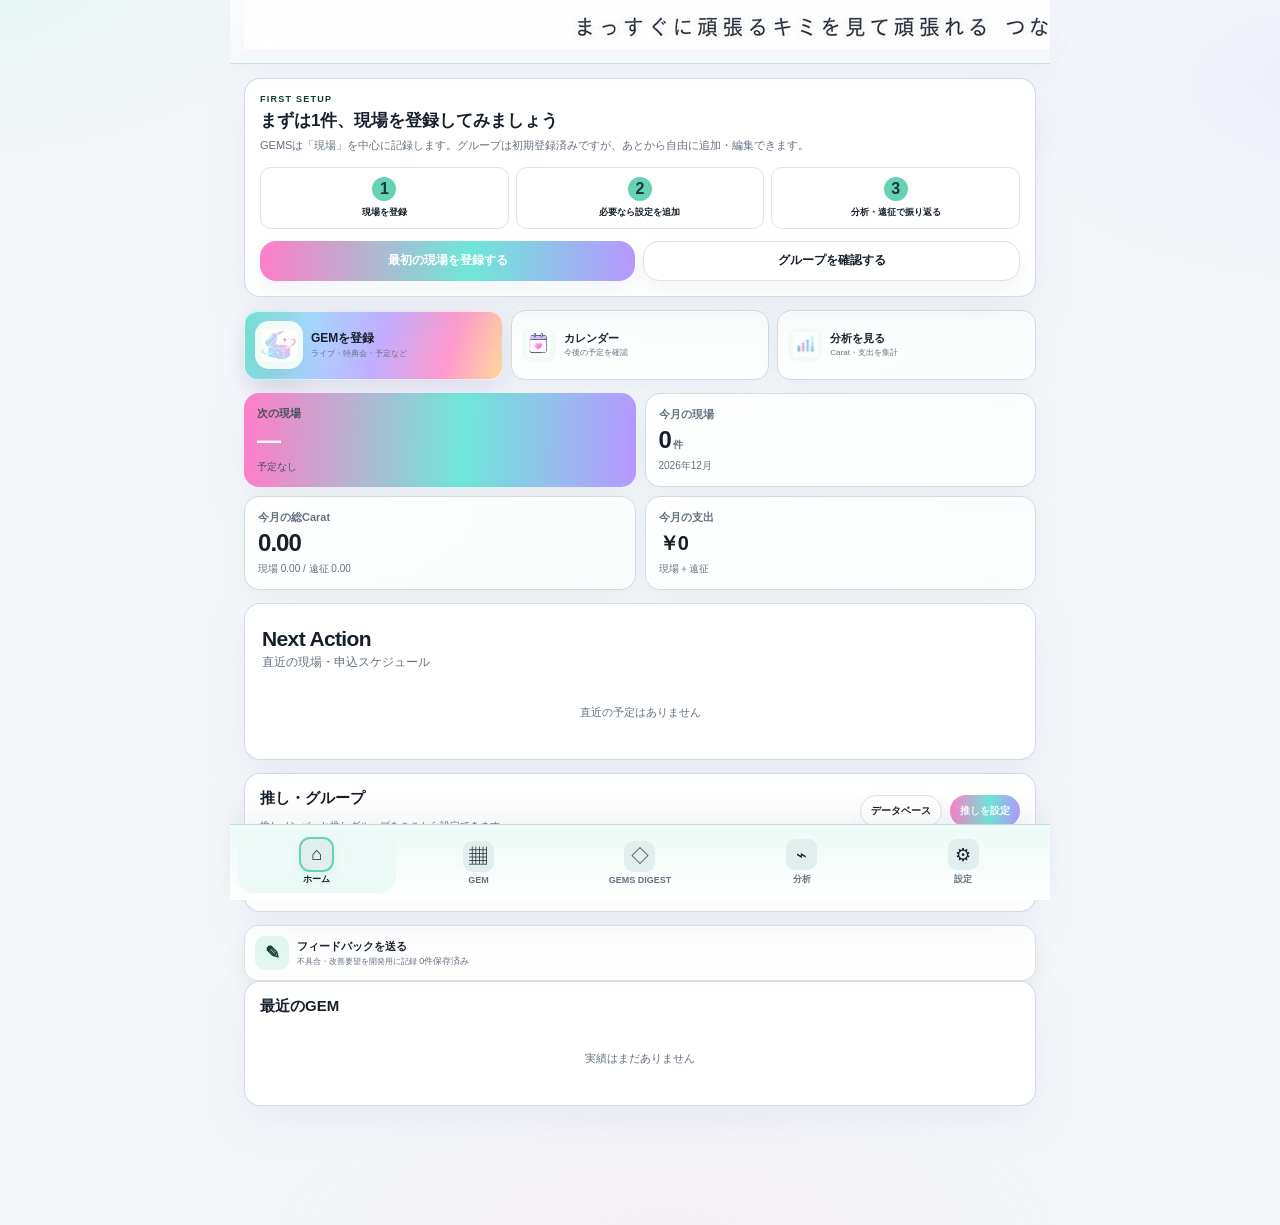
<file: index.html>
<!doctype html>
<html lang="ja">
<head>
<meta charset="utf-8">
<meta name="viewport" content="width=device-width,initial-scale=1,viewport-fit=cover">
<meta name="apple-mobile-web-app-capable" content="yes">
<meta name="format-detection" content="telephone=no">
<meta name="theme-color" content="#67D1B5">
<title>GEMS - General Event Management System</title>
<link rel="stylesheet" href="style.css">
</head>
<body>

<div class="app">
<header class="topbar v81-topbar"><div class="top-left"><button class="top-back hidden" id="gemsBackBtn" aria-label="一画面戻る">‹</button><img class="gems-header-logo" src="[data-uri]" alt="GEMS"></div><div class="top-actions"><button class="circle-btn help-btn" id="helpBtn" aria-label="使い方">?</button></div></header>
<main class="main">
<section class="view active" data-view="home" id="homeView">
  <div class="hero" id="homeHero"><div class="hero-track" id="heroTrack"></div><div class="hero-dots" id="heroDots"></div></div>
  <div class="panel getting-started hidden" id="gettingStartedPanel">
    <div class="guide-kicker">FIRST SETUP</div><h3>まずは1件、現場を登録してみましょう</h3>
    <p>GEMSは「現場」を中心に記録します。グループは初期登録済みですが、あとから自由に追加・編集できます。</p>
    <div class="mini-steps"><div><b>1</b><span>現場を登録</span></div><div><b>2</b><span>必要なら設定を追加</span></div><div><b>3</b><span>分析・遠征で振り返る</span></div></div>
    <div class="guide-actions"><button class="btn primary" id="homeStartEventBtn">最初の現場を登録する</button><button class="btn" id="homeOpenGroupBtn">グループを確認する</button></div>
  </div>
  <div class="home-shortcuts">
    <button class="shortcut-card" id="homeAddEventBtn"><span class="shortcut-icon">＋</span><span><b>現場を登録</b><small>ライブ・特典会・予定など</small></span></button>
    <button class="shortcut-card" id="homeCalendarBtn"><span class="shortcut-icon">▦</span><span><b>カレンダー</b><small>今後の予定を確認</small></span></button>
    <button class="shortcut-card" id="homeAnalysisBtn"><span class="shortcut-icon">⌁</span><span><b>分析を見る</b><small>Carat・支出を集計</small></span></button>
  </div>
  <div class="kpi-grid" id="homeKpis"></div>
  <div class="panel" id="nextPanel"><div class="section-title"><div><h2>Next Action</h2><p>直近の現場・申込スケジュール</p></div></div><div class="action-list" id="nextActions"></div></div>
  <div class="panel" id="importantPanel"><h3>重要GEM</h3><div class="important-strip" id="importantStrip"></div></div>
  <div class="panel"><h3>最近のGEM</h3><div class="event-list" id="recentEvents"></div></div>
</section>
<section class="view" data-view="events" id="eventsView">
  <div class="section-title"><div><h2>GEM</h2><p>GEM（イベント情報）としてライブ・特典会・配信・申込予定を管理</p></div></div>
  <div class="screen-guide compact-guide">
    <div><b>GEM（イベント情報）をまとめて管理</b><p>予定も思い出も、ここからすっきり登録できます。</p></div>
    <button class="btn primary" id="addEventBtn">＋ 新しい現場・予定を登録</button>
  </div>
  <div class="event-subnav"><button class="mode-btn active-mode" data-event-sub="list">GEM一覧</button><button class="mode-btn" data-event-sub="calendar">カレンダー</button><button class="mode-btn" data-event-sub="schedule">スケジュール</button><button class="mode-btn" data-event-sub="travel">遠征</button></div>
  <details class="panel compact filter-details" id="eventFilterDetails"><summary>検索・絞り込み</summary><div class="filter-panel" id="eventFilters">
    <div class="search"><input id="eventSearch" placeholder="現場名・会場・タグ・メンバーを検索"></div>
    <div class="filter-row"><select id="filterGroup"></select><select id="filterType"></select></div>
    <div class="filter-row"><select id="filterStatus"></select><select id="filterTag"></select></div>
    <label class="switch-row"><div class="text"><b>重要現場のみ</b></div><span class="switch"><input type="checkbox" id="filterImportant"><i></i></span></label>
  </div></details>
  <div id="eventListMode"><div class="event-list" id="eventList"></div></div>
  <div id="calendarMode" class="hidden"><div class="panel v91-calendar-panel"><div class="calendar-head v91-calendar-head"><button class="btn small" id="calPrev">‹</button><div class="v91-cal-title"><strong id="calTitle"></strong><small id="calMonthSummary"></small></div><button class="btn small" id="calNext">›</button></div><div class="v91-cal-tools"><button class="btn small" id="calToday">今日</button><select id="calGroupFilter" aria-label="グループで絞り込み"></select></div><div class="calendar-grid v91-calendar-grid" id="calendarGrid"></div><div class="v91-agenda-head" id="calAgendaHead"></div><div id="calendarDayList" class="event-list v91-calendar-agenda"></div></div></div>
</section>
<section class="view" data-view="digest" id="digestView">
  <div class="section-title"><div><h2>GEMS DIGEST</h2><p>記録した現場を、眺めて楽しむためのページ</p></div></div>
  <div class="panel digest-lead"><div class="digest-kicker">TODAY'S GEMS</div><div class="digest-title">今日のピックアップ</div><div class="hint">過去の現場・写真・推しとの記録から、毎日違う思い出を表示します。入力は必要ありません。</div><div class="digest-actions"><button class="btn primary" id="digestAnotherBtn">別の思い出を見る</button><button class="btn" id="digestRefreshBtn">今日の内容に戻す</button></div></div>
  <div id="digestMain"></div>
  <div class="digest-card"><div class="digest-card-head"><div><h3>ON THIS DAY</h3><small>○年前／○か月前の今日</small></div></div><div class="digest-body" id="digestOnThisDay"></div></div>
  <div class="digest-card"><div class="digest-card-head"><div><h3>RANDOM MEMORY</h3><small>過去の現場をランダム回顧</small></div><button class="btn small" id="randomMemoryBtn">もう1件</button></div><div class="digest-body" id="digestRandomMemory"></div></div>
  <div class="digest-card"><div class="digest-card-head"><div><h3>TODAY'S PHOTO</h3><small>今日の1枚</small></div><button class="btn small" id="randomPhotoBtn">別の1枚</button></div><div id="digestPhoto"></div></div>
  <div class="digest-card"><div class="digest-card-head"><div><h3>LONG TIME NO SEE</h3><small>最近会えていない「推し」</small></div></div><div class="digest-body" id="digestLongTime"></div></div>
  <div class="digest-card"><div class="digest-card-head"><div><h3>RANKING</h3><small>今年の記録から速報</small></div><select id="digestRankingKind" style="width:auto;min-height:32px;padding:6px 8px;font-size:10px"><option value="groups">グループ現場数</option><option value="cheki">チェキ枚数</option><option value="venues">会場訪問回数</option></select></div><div class="digest-body" id="digestRanking"></div></div>
  <div class="digest-card"><div class="digest-card-head"><div><h3>ANNIVERSARY</h3><small>記録から見つけた節目</small></div></div><div class="digest-body" id="digestAnniversary"></div></div>
</section>
<section class="view travel-as-subview" data-view="travel" id="travelView">
  <div class="subview-return"><button class="btn small" id="backToEventsBtn">← 現場メニューへ戻る</button></div>
  <div class="section-title"><div><h2>遠征</h2><p>旅行1回を1つの遠征としてまとめます</p></div></div>
  <div class="panel travel-guide">
    <div class="guide-kicker">HOW TO USE</div><h3>遠征は「現場を登録したあと」に作ります</h3>
    <div class="guide-step-grid"><div class="guide-step"><b>1</b><span><strong>現場を登録</strong><small>ライブ等を現場タブに登録</small></span></div><div class="guide-arrow">→</div><div class="guide-step"><b>2</b><span><strong>遠征を作成</strong><small>期間・行先を入力（宿泊数は日付から自動計算）</small></span></div><div class="guide-arrow">→</div><div class="guide-step"><b>3</b><span><strong>現場を紐付け</strong><small>同じ旅行の現場をまとめる</small></span></div></div>
    <ol class="sr-only">
      <li><b>先に「現場」タブで参加するイベントを登録</b>します。</li>
      <li>この「遠征」タブで、出発から帰宅までの一連の行程を1件作成します。</li>
      <li>作成した遠征に、登録済みの現場を紐付けます。</li>
    </ol>
    <div class="hint">同じ旅行中に複数の現場へ参加しても、距離・宿泊の遠征Caratは遠征1件について一度だけ算定され、紐付けた各現場へGEM Caratの割合で自動按分されます。</div>
    <div class="travel-example"><b>例</b>　東京→大阪（2泊）／1日目 CANDY TUNE・2日目 FRUITS ZIPPER・3日目 CANDY TUNE → 「大阪遠征」1件として登録</div>
    <div class="guide-actions"><button class="btn" id="travelGuideEventBtn">① 現場を登録する</button><button class="btn primary" id="addTravelBtn">② 新しい遠征を作る</button></div>
  </div>
  <div class="travel-list" id="travelList"></div>
</section>
<section class="view" data-view="analysis" id="analysisView">
  <div class="section-title"><div><h2>分析</h2><p>活動量と支出を期間別に振り返ります</p></div></div>
  <div class="screen-guide compact-guide"><div><b>集計条件を選ぶだけで自動計算</b><p>「実績のみ」は実際に参加済みの記録だけ。「全登録」は候補・申込予定も含みます。</p></div></div>
  <div class="panel analysis-controls"><div class="analysis-control-grid"><label class="field"><span>① 集計期間</span><select id="analysisPeriod"><option value="year">年間</option><option value="month">月間</option><option value="all">通算</option><option value="firstHalf">上半期</option><option value="secondHalf">下半期</option></select></label><label class="field"><span>② 集計対象</span><select id="analysisScope"><option value="actual">実績のみ</option><option value="confirmed">実績＋確定予定</option><option value="all">全登録</option></select></label><label class="field"><span>月を選択</span><input id="analysisMonth" type="month"></label><label class="field"><span>年を選択</span><input id="analysisYear" type="number" min="1900" max="2200"></label></div><div class="analysis-legend"><span><b>GEM Carat</b> 現場そのものの活動量</span><span><b>遠征Carat</b> 距離・宿泊による活動量</span><span><b>総Carat</b> 両者の合計</span></div></div>
  <div class="kpi-grid" id="analysisKpis"></div>
  <div class="panel"><div class="section-title mini"><div><h3>グループ別 Carat・占有率</h3><p>GEM Caratと遠征Caratをグループ別に集計</p></div><button class="btn small" id="shareAnalysisWorkBtn">共有</button></div><div id="groupShares"></div></div>
  <div class="panel" id="chekiAnalysisPanel"><div class="section-title mini"><div><h3>チェキ分析</h3><p>グループ別・メンバー別の枚数を集計</p></div></div><div id="chekiAnalysis"></div></div>
  <div class="panel" id="expenseAnalysisPanel"><div class="section-title mini"><div><h3>支出</h3><p>現場・遠征の出費を集計</p></div><button class="btn small" id="shareAnalysisExpenseBtn">共有</button></div><div id="expenseAnalysis"></div></div>
  <div class="panel hidden" id="songAnalysisPanel"><h3>現地回収楽曲</h3><div id="songAnalysis"></div></div>
</section>
<section class="view" data-view="settings" id="settingsView">
  <div class="section-title"><div><h2>設定</h2><p>必要なものだけ設定すれば使えます</p></div></div>
  <div class="screen-guide settings-guide"><div><b>最初から全部設定する必要はありません</b><p>基本の現場登録はそのまま使えます。感想・画像・セットリストなどは「使う機能を選ぶ」から必要なものだけONにしてください。</p></div><button class="btn small" id="settingsHelpBtn">設定の見方</button></div>
  <div class="settings-index"><button data-settings-jump="groupSettings"><b>グループ・メンバー</b><small>所属や推しを管理</small></button><button data-settings-jump="featureSettings"><b>入力機能</b><small>使う項目を選ぶ</small></button><button data-settings-jump="appearanceSettings"><b>見た目</b><small>色・画像を変更</small></button><button data-settings-jump="dataSettings"><b>バックアップ</b><small>機種変更・CSV</small></button></div>
  <details class="accordion" id="groupSettings" open><summary><span><b>グループ・メンバー</b><small>所属メンバー、誕生日、メンバーカラー、推しを管理</small></span></summary><div class="accordion-body"><div class="toolbar"><button class="btn small" id="addGroupBtn">＋ グループを追加</button><button class="btn small" id="addMemberBtn">＋ メンバーを追加</button></div><div class="hint prominent-hint">グループ名をタップすると、現在所属しているメンバーが開きます。卒業・脱退したメンバーも履歴として残せます。</div><div id="groupMemberMasterList"></div></div></details>

  <details class="accordion" id="memberColorSettings"><summary><span><b>メンバーカラー</b><small>色データベースを登録・廃止</small></span></summary><div class="accordion-body"><div class="hint prominent-hint">メンバー登録時は、ここで管理している色から選びます。使わなくなった色は「廃止」にすると過去記録を残したまま新規候補から外せます。</div><button class="btn small" id="addMemberColorBtn">＋ メンバーカラーを追加</button><div class="master-list" id="memberColorMasterList" style="margin-top:9px"></div></div></details>
  <details class="accordion" id="featureSettings" open><summary><span><b>使う機能を選ぶ</b><small>必要な入力欄だけ現場登録画面に追加します</small></span></summary><div class="accordion-body"><div class="hint prominent-hint">OFFの機能は登録画面に出ません。入力項目を増やしたくない場合は、そのままで大丈夫です。</div><div id="featureToggles"></div></div></details>
  <details class="accordion" id="basicSettings"><summary><span><b>基本設定</b><small>主現場・自宅最寄駅・終了済み予定</small></span></summary><div class="accordion-body"><label class="field"><span>主現場</span><select id="primaryGroupSelect"></select><div class="hint">設定なしでも利用できます。登録時の初期選択などに使います。</div></label><label class="field"><span>自宅最寄駅</span><input id="homeStationInput" list="stationSuggestions" placeholder="例：幡ケ谷"><div class="hint">遠征距離取得の出発駅として使用します。</div></label><label class="switch-row"><div class="text"><b>終了済みスケジュールを表示</b><small>OFFでは期限・開始日時を過ぎた予定を一覧から隠します</small></div><span class="switch"><input id="showEndedSchedules" type="checkbox"><i></i></span></label><button class="btn primary" id="saveBasicSettingsBtn">基本設定を保存</button><button class="btn small" id="manageEndedSchedulesBtn" style="margin-top:8px">終了済みスケジュールを管理</button></div></details>
  <details class="accordion" id="appearanceSettings"><summary><span><b>見た目を変更</b><small>テーマカラー・ホーム画像・タブ画像</small></span></summary><div class="accordion-body"><h4>テーマカラー</h4><div class="theme-grid" id="themeGrid"></div><label class="field" style="margin-top:10px"><span>自由色</span><input type="color" id="customThemeColor"></label><label class="field"><span>表示モード</span><select id="appearanceMode"><option value="auto">端末設定に合わせる</option><option value="light">ライト</option><option value="dark">ダーク</option></select></label><h4>ホーム画像</h4><div class="hint">選択後にGEMS内で16:9に切り抜けます。</div><div class="gallery-list" id="homeImageList"></div><button class="btn small" id="addHomeImageBtn">＋ ホーム画像を追加</button><h4 style="margin-top:16px">タブ画像</h4><div class="nav-image-grid" id="navImageGrid"></div><h4 style="margin-top:16px">主要ボタン画像</h4><div class="nav-image-grid" id="actionImageGrid"></div><div class="panel compact flat" style="margin-top:14px"><b>画像が表示されないとき</b><div class="hint" style="margin:5px 0 9px">画像本体が端末内に残っていれば、表示用サムネイルを再構築できます。</div><button class="btn small" id="repairImagesBtn">画像表示を修復</button></div></div></details>
  <details class="accordion" id="venueSettings"><summary><span><b>会場データベース</b><small>よく行く会場を登録して入力を短縮</small></span></summary><div class="accordion-body"><button class="btn small" id="addVenueBtn">＋ 会場を登録</button><div class="master-list" id="venueMasterList" style="margin-top:9px"></div></div></details>
  <details class="accordion" id="songMasterAccordion"><summary><span><b>楽曲データベース</b><small>セットリストで使う楽曲を登録</small></span></summary><div class="accordion-body"><button class="btn small" id="addSongBtn">＋ 楽曲を登録</button><div class="master-list" id="songMasterList" style="margin-top:9px"></div></div></details>
  <details class="accordion" id="templateSettings"><summary><span><b>タグ・テンプレート</b><small>検索しやすく・繰り返し入力を楽に</small></span></summary><div class="accordion-body"><h4>タグ</h4><div class="toolbar"><input id="newTagInput" placeholder="例：生誕"><button class="btn small" id="addTagBtn">追加</button></div><div class="chips" id="tagMasterList"></div><h4 style="margin-top:15px">登録テンプレート</h4><div class="master-list" id="templateList"></div></div></details>
  <details class="accordion" id="budgetAccordion"><summary><span><b>支出予算</b><small>月間・年間の予算を設定</small></span></summary><div class="accordion-body"><div class="form-grid"><label class="field"><span>月</span><input id="budgetMonthKey" type="month"></label><label class="field"><span>月間予算</span><input id="budgetMonthAmount" type="number" min="0" step="1"></label><label class="field"><span>年</span><input id="budgetYearKey" type="number" min="1900" max="2200"></label><label class="field"><span>年間予算</span><input id="budgetYearAmount" type="number" min="0" step="1"></label></div><button class="btn primary" id="saveBudgetBtn">予算を保存</button></div></details>
  <details class="accordion" id="dataSettings"><summary><span><b>バックアップ・機種変更</b><small>CSV、JSON、完全バックアップ、復元</small></span></summary><div class="accordion-body"><div class="data-action-grid"><button class="btn" id="fullBackupBtn"><b>完全バックアップ</b><small>画像も1件ずつ保存する低メモリ方式</small></button><button class="btn" id="restoreBackupBtn"><b>バックアップ復元</b><small>GEMSバックアップフォルダから復元</small></button><button class="btn" id="exportCsvBtn"><b>CSV出力</b><small>表計算ソフト用</small></button><button class="btn" id="exportJsonBtn"><b>JSON出力</b><small>データのみ保存</small></button><button class="btn" id="importJsonBtn"><b>JSON読込</b><small>JSONから復元</small></button><button class="btn" id="openTrashBtn"><b>ゴミ箱</b><small>削除データを復元</small></button></div><div class="hint">機種変更には「完全バックアップ」がおすすめです。画像を含めても一括でメモリへ読み込まない方式です。</div><div class="danger-zone"><details><summary>詳細・データ管理</summary><div style="padding-top:10px"><button class="btn danger small" id="resetDataBtn">データ初期化</button><div class="hint">すべての登録データ・設定・画像を削除します。</div></div></details></div></div></details>
  <div class="panel flat gems-about" id="gemsAboutPanel"><div class="share-top"><div><div class="guide-kicker">ABOUT GEMS</div><h3>GEMS v9.9.2</h3></div><span class="badge">Build 2026-09-07-v992-prism-glass-ltns</span></div><div class="hint">General Event Management System / 総合現場マネジメントシステム</div></div>
  <div style="height:18px"></div>
</section>
</main>
<nav class="bottom-nav" id="bottomNav">
<button class="nav-btn active" data-nav="home"><span class="nav-icon" data-nav-icon="home">⌂</span><span>ホーム</span></button>
<button class="nav-btn" data-nav="events"><span class="nav-icon" data-nav-icon="events">▦</span><span>GEM</span></button>
<button class="nav-btn" data-nav="digest"><span class="nav-icon" data-nav-icon="digest">◇</span><span>GEMS DIGEST</span></button>
<button class="nav-btn" data-nav="analysis"><span class="nav-icon" data-nav-icon="analysis">⌁</span><span>分析</span></button>
<button class="nav-btn" data-nav="settings"><span class="nav-icon" data-nav-icon="settings">⚙</span><span>設定</span></button>
</nav>
</div>
<div class="modal-backdrop hidden" id="modalBackdrop"><div class="modal" id="modal"></div></div><div class="toast" id="toast"></div>
<div class="onboarding hidden" id="onboarding"><div class="onboard-box"><div class="brand-small">GENERAL EVENT MANAGEMENT SYSTEM</div><div class="onboard-logo">GEMS</div><h1>総合現場マネジメントシステム</h1><p class="onboard-lead">ライブ・特典会・遠征・支出・申込予定を、ひとつの台帳で管理します。</p><div class="onboard-feature-grid"><div><b>1. 現場を登録</b><span>日付・現場名・種別を入れるだけで開始</span></div><div><b>2. 必要な機能だけ追加</b><span>感想・画像・支出・セトリ等は任意</span></div><div><b>3. 自動で集計</b><span>GEM Carat・遠征Carat・支出を分析</span></div></div><div class="onboard-note">迷ったら、まず「新規で開始」→ ホームの「現場を登録」だけ使えばOKです。</div><div class="onboard-actions"><button class="btn primary block" id="startBlankBtn">新規で開始する</button><button class="btn block" id="loadSampleBtn">サンプルデータで試してみる</button></div></div></div>
<datalist id="stationSuggestions"></datalist>
<script>
window.__GEMS_BOOT__=null;
window.__GEMS_MEDIA__={};
window.__GEMS_NEW_INSTALL__=false;
window.__GEMS_BROWSER__=true;
</script>
<script src="app.js"></script>
</body>
</html>
</file>
<file: style.css>
:root{
  --bg:#f1f4f7;--panel:#fff;--panel2:#f8fafc;--ink:#17202a;--muted:#657180;--line:#dce2e8;
  --primary:#55cdb7;--primary-ink:#0e3b34;--primary-soft:#dff7f2;--danger:#b42318;--warn:#b76e00;
  --shadow:0 8px 24px rgba(22,34,48,.08);--radius:16px;--navh:76px;--top:64px;
}
*{box-sizing:border-box}html,body{margin:0;min-height:100%;background:var(--bg);color:var(--ink);font-family:-apple-system,BlinkMacSystemFont,"SF Pro Text","Hiragino Sans","Noto Sans JP",sans-serif;-webkit-text-size-adjust:100%}
button,input,select,textarea{font:inherit;color:inherit}button{cursor:pointer}.hidden{display:none!important}.muted{color:var(--muted)}.danger-text{color:var(--danger)}
.app{max-width:820px;margin:0 auto;min-height:100vh;padding-bottom:calc(var(--navh) + env(safe-area-inset-bottom) + 16px)}
.topbar{position:sticky;top:0;z-index:30;height:calc(var(--top) + env(safe-area-inset-top));padding:calc(10px + env(safe-area-inset-top)) 14px 10px;background:rgba(241,244,247,.94);backdrop-filter:blur(16px);border-bottom:1px solid rgba(220,226,232,.8);display:flex;align-items:flex-end;justify-content:space-between;gap:12px}
.brand-small{font-size:10px;letter-spacing:.14em;font-weight:800;color:var(--muted)}.brand-title{font-size:20px;font-weight:900;letter-spacing:-.03em;line-height:1.05}.brand-sub{font-size:9px;color:var(--muted);margin-top:3px;white-space:nowrap}
.top-actions{display:flex;gap:8px}.circle-btn{width:40px;height:40px;border-radius:13px;border:1px solid var(--line);background:var(--panel);box-shadow:0 2px 8px rgba(20,30,40,.05);display:grid;place-items:center;font-size:20px;overflow:hidden;padding:0}.circle-btn span{width:100%;height:100%;display:grid;place-items:center}.circle-btn img{width:100%;height:100%;object-fit:cover;display:block}
.main{padding:14px}.view{display:none}.view.active{display:block}.section-title{margin:8px 2px 10px;display:flex;align-items:end;justify-content:space-between;gap:10px}.section-title h2{margin:0;font-size:21px;letter-spacing:-.03em}.section-title p{margin:3px 0 0;font-size:12px;color:var(--muted)}
.panel{background:var(--panel);border:1px solid var(--line);border-radius:var(--radius);box-shadow:var(--shadow);padding:15px;margin-bottom:13px}.panel.flat{box-shadow:none}.panel.compact{padding:12px}.panel h3{margin:0 0 11px;font-size:15px}.panel h4{margin:0 0 8px;font-size:13px}
.hero{position:relative;overflow:hidden;height:205px;border-radius:20px;background:linear-gradient(135deg,var(--primary-soft),#eef2f7);border:1px solid var(--line);box-shadow:var(--shadow);margin-bottom:13px}.hero-track{display:flex;height:100%;overflow-x:auto;scroll-snap-type:x mandatory;scrollbar-width:none}.hero-track::-webkit-scrollbar{display:none}.hero-slide{min-width:100%;height:100%;scroll-snap-align:start;position:relative}.hero-slide img{width:100%;height:100%;object-fit:cover}.hero-empty{height:100%;display:flex;flex-direction:column;align-items:flex-start;justify-content:flex-end;padding:20px;background:linear-gradient(135deg,var(--primary-soft),#f8fafc 60%)}.hero-empty strong{font-size:28px;letter-spacing:-.05em}.hero-empty span{font-size:11px;color:var(--muted);margin-top:4px}.hero-dots{position:absolute;right:14px;bottom:12px;display:flex;gap:5px}.hero-dot{width:6px;height:6px;border-radius:99px;background:rgba(255,255,255,.65);box-shadow:0 0 0 1px rgba(0,0,0,.08)}
.kpi-grid{display:grid;grid-template-columns:repeat(2,minmax(0,1fr));gap:9px;margin-bottom:13px}.kpi{background:var(--panel);border:1px solid var(--line);border-radius:15px;padding:13px;min-height:94px;box-shadow:var(--shadow);display:flex;flex-direction:column;justify-content:space-between}.kpi .label{font-size:11px;color:var(--muted);font-weight:700}.kpi strong{font-size:24px;letter-spacing:-.04em}.kpi small{font-size:10px;color:var(--muted)}.kpi.primary{background:linear-gradient(150deg,var(--primary),color-mix(in srgb,var(--primary) 75%,#fff));color:var(--primary-ink);border-color:transparent}.kpi.primary .label,.kpi.primary small{color:color-mix(in srgb,var(--primary-ink) 75%,transparent)}
.action-list,.event-list,.travel-list{display:grid;gap:9px}.action-row,.event-card,.travel-card{border:1px solid var(--line);border-radius:14px;background:var(--panel2);padding:12px}.action-row{display:grid;grid-template-columns:54px 1fr auto;gap:10px;align-items:center}.action-date{font-weight:900;text-align:center;font-size:13px}.action-date small{display:block;font-size:9px;color:var(--muted)}.action-name{font-size:13px;font-weight:750}.action-meta{font-size:10px;color:var(--muted);margin-top:3px}.countdown{font-size:12px;font-weight:850;color:var(--primary-ink);background:var(--primary-soft);padding:6px 8px;border-radius:9px;white-space:nowrap}
.important-strip{display:flex;gap:9px;overflow-x:auto;padding-bottom:3px}.important-card{min-width:220px;border:1px solid color-mix(in srgb,var(--primary) 45%,var(--line));background:linear-gradient(135deg,var(--primary-soft),#fff);border-radius:14px;padding:12px}.important-card b{font-size:13px}.important-card .star{color:#c48b00;margin-right:5px}
.bottom-nav{position:fixed;left:50%;transform:translateX(-50%);bottom:0;z-index:40;width:min(820px,100%);height:calc(var(--navh) + env(safe-area-inset-bottom));padding:7px 8px calc(7px + env(safe-area-inset-bottom));display:grid;grid-template-columns:repeat(5,1fr);gap:4px;background:rgba(255,255,255,.96);backdrop-filter:blur(16px);border-top:1px solid var(--line)}.nav-btn{border:0;background:transparent;border-radius:12px;display:flex;flex-direction:column;align-items:center;justify-content:center;gap:3px;min-width:0;padding:2px}.nav-icon{width:31px;height:31px;border-radius:9px;display:grid;place-items:center;font-size:18px;background:#eef1f4;overflow:hidden}.nav-icon img{width:100%;height:100%;object-fit:cover}.nav-btn span:last-child{font-size:9px;font-weight:700;color:var(--muted);white-space:nowrap}.nav-btn.active .nav-icon{outline:2px solid var(--primary);background:var(--primary-soft)}.nav-btn.active span:last-child{color:var(--ink)}
.toolbar{display:flex;gap:8px;align-items:center;margin-bottom:11px;overflow-x:auto}.btn{border:1px solid var(--line);background:var(--panel);border-radius:11px;padding:10px 13px;font-size:12px;font-weight:750;min-height:40px}.btn.primary{background:var(--primary);border-color:var(--primary);color:var(--primary-ink)}.btn.soft{background:var(--primary-soft);border-color:color-mix(in srgb,var(--primary) 25%,var(--line));color:var(--primary-ink)}.btn.danger{color:var(--danger);border-color:#efc6c1;background:#fff8f7}.btn.ghost{background:transparent;box-shadow:none}.btn.small{min-height:32px;padding:7px 10px;font-size:10px}.btn.block{width:100%}.btn:disabled{opacity:.45;cursor:not-allowed}
.form-grid{display:grid;grid-template-columns:1fr 1fr;gap:10px}.field{display:block;margin-bottom:11px}.field.full{grid-column:1/-1}.field>span,.field-label{display:block;font-size:11px;font-weight:800;color:#485462;margin-bottom:5px}.hint{font-size:10px;color:var(--muted);line-height:1.45;margin-top:4px}.req:after{content:" *";color:var(--danger)}
input,select,textarea{width:100%;border:1px solid #cfd6dd;background:#fff;border-radius:11px;padding:11px 11px;outline:none;min-height:42px}textarea{min-height:125px;resize:vertical;line-height:1.55}input:focus,select:focus,textarea:focus{border-color:var(--primary);box-shadow:0 0 0 3px color-mix(in srgb,var(--primary) 20%,transparent)}
.switch-row{display:flex;align-items:center;justify-content:space-between;gap:12px;border:1px solid var(--line);border-radius:12px;padding:10px 11px;background:var(--panel2);margin-bottom:8px}.switch-row .text b{display:block;font-size:12px}.switch-row .text small{display:block;font-size:9px;color:var(--muted);margin-top:2px}.switch{position:relative;width:44px;height:26px;flex:none}.switch input{display:none}.switch i{position:absolute;inset:0;border-radius:99px;background:#cbd2d9;transition:.18s}.switch i:after{content:"";position:absolute;width:20px;height:20px;left:3px;top:3px;border-radius:50%;background:#fff;box-shadow:0 2px 6px rgba(0,0,0,.2);transition:.18s}.switch input:checked+i{background:var(--primary)}.switch input:checked+i:after{transform:translateX(18px)}
.chips{display:flex;flex-wrap:wrap;gap:6px}.chip{border:1px solid var(--line);background:#f6f8fa;border-radius:999px;padding:6px 9px;font-size:10px;font-weight:700}.chip.active{background:var(--primary-soft);border-color:var(--primary);color:var(--primary-ink)}.badge{display:inline-flex;align-items:center;gap:4px;border-radius:999px;background:#eef2f5;color:#44505d;padding:4px 7px;font-size:9px;font-weight:800}.badge.primary{background:var(--primary-soft);color:var(--primary-ink)}.badge.warn{background:#fff2d9;color:#815100}.badge.danger{background:#fee9e7;color:#9d221a}
.event-card{background:var(--panel)}.event-top{display:flex;align-items:flex-start;justify-content:space-between;gap:10px}.event-date{font-size:10px;font-weight:850;color:var(--muted)}.event-card h3{font-size:14px;margin:3px 0 4px;line-height:1.35}.event-meta{font-size:10px;color:var(--muted);line-height:1.45}.event-day{font-size:18px;font-weight:900;white-space:nowrap}.event-day small{display:block;font-size:9px;color:var(--muted);font-weight:600;text-align:right}.event-actions{display:flex;gap:6px;margin-top:10px;padding-top:9px;border-top:1px solid var(--line)}.event-actions .btn{flex:1}.alloc-row{display:flex;flex-wrap:wrap;gap:5px;margin-top:8px}
.filter-panel{display:grid;gap:8px}.filter-row{display:grid;grid-template-columns:1.4fr 1fr;gap:8px}.search{position:relative}.search input{padding-left:35px}.search:before{content:"⌕";position:absolute;left:11px;top:8px;font-size:20px;color:var(--muted)}
.calendar-head{display:flex;justify-content:space-between;align-items:center;margin-bottom:10px}.calendar-head strong{font-size:17px}.calendar-grid{display:grid;grid-template-columns:repeat(7,1fr);gap:4px}.weekday{text-align:center;font-size:9px;color:var(--muted);font-weight:800;padding:5px 0}.daycell{min-height:66px;border:1px solid var(--line);border-radius:9px;background:#fff;padding:5px;overflow:hidden}.daycell.out{opacity:.32}.daycell.today{border-color:var(--primary);box-shadow:inset 0 0 0 1px var(--primary)}.daynum{font-size:9px;font-weight:850}.daydot{height:4px;border-radius:3px;margin-top:3px;background:var(--primary)}.daydot.schedule{background:#8d99a6}.daydot.travel{background:#8067b7}.daydot.important{background:#c48b00}
.table{width:100%;border-collapse:collapse;font-size:10px}.table th,.table td{padding:8px 6px;border-bottom:1px solid var(--line);text-align:left}.table th{color:var(--muted);font-weight:800}.table td.num,.table th.num{text-align:right;font-variant-numeric:tabular-nums}
.share-row{margin-bottom:11px}.share-top{display:grid;grid-template-columns:1fr auto auto;gap:8px;font-size:11px;align-items:center}.share-top b{overflow:hidden;text-overflow:ellipsis;white-space:nowrap}.bar{height:6px;background:#edf0f3;border-radius:99px;overflow:hidden;margin-top:5px}.bar i{display:block;height:100%;background:var(--primary);border-radius:99px}
.master-list{display:grid;gap:7px}.master-row{display:grid;grid-template-columns:1fr auto;gap:8px;align-items:center;border:1px solid var(--line);border-radius:11px;padding:9px 10px;background:var(--panel2)}.master-row b{font-size:11px}.master-row small{display:block;font-size:9px;color:var(--muted);margin-top:2px}.master-actions{display:flex;gap:5px}.master-actions button{border:1px solid var(--line);background:#fff;border-radius:8px;padding:6px 8px;font-size:9px}
.accordion{border:1px solid var(--line);border-radius:13px;background:#fff;margin-bottom:9px;overflow:hidden}.accordion summary{list-style:none;padding:13px 14px;font-size:12px;font-weight:850;cursor:pointer;display:flex;justify-content:space-between}.accordion summary::-webkit-details-marker{display:none}.accordion summary:after{content:"＋";color:var(--muted)}.accordion[open] summary:after{content:"−"}.accordion-body{padding:0 13px 13px;border-top:1px solid var(--line)}
.theme-grid{display:grid;grid-template-columns:repeat(3,1fr);gap:7px}.theme-choice{border:1px solid var(--line);border-radius:11px;background:#fff;padding:8px;text-align:left;font-size:9px;font-weight:750}.theme-swatch{height:24px;border-radius:7px;margin-bottom:5px}.theme-choice.active{outline:2px solid var(--primary)}
.nav-image-grid{display:grid;grid-template-columns:repeat(5,1fr);gap:7px}.nav-image-card{text-align:center}.nav-image-preview{width:48px;height:48px;margin:0 auto 5px;border-radius:12px;background:#eef2f5;overflow:hidden;display:grid;place-items:center}.nav-image-preview img{width:100%;height:100%;object-fit:cover}.nav-image-card small{font-size:8px;display:block;margin-bottom:4px}
.gallery-list{display:flex;gap:8px;overflow-x:auto}.gallery-item{position:relative;min-width:105px;height:72px;border-radius:11px;overflow:hidden;background:#eef2f5}.gallery-item img{width:100%;height:100%;object-fit:cover}.gallery-item button{position:absolute;right:4px;top:4px;width:23px;height:23px;border:0;border-radius:50%;background:rgba(0,0,0,.62);color:white;font-size:12px}
.detail-grid{display:grid;grid-template-columns:1fr 1fr;gap:8px}.detail-item{border:1px solid var(--line);border-radius:10px;padding:9px;background:var(--panel2)}.detail-item span{display:block;font-size:9px;color:var(--muted)}.detail-item b{font-size:12px;display:block;margin-top:3px;word-break:break-word}.detail-text{white-space:pre-wrap;font-size:12px;line-height:1.65}
.benefit-row,.expense-row,.setlist-row{display:grid;gap:6px;align-items:center;padding:8px;border:1px solid var(--line);border-radius:11px;background:var(--panel2);margin-bottom:7px}.benefit-row{grid-template-columns:1.2fr 1.2fr .7fr auto auto}.expense-row{grid-template-columns:1fr .8fr 1.2fr auto}.setlist-row{grid-template-columns:40px 1fr 1fr auto}.row-remove{border:0;background:#fff;color:var(--danger);border-radius:8px;width:32px;height:32px;font-weight:900}
.attachment-list{display:grid;gap:7px}.attachment-row{display:grid;grid-template-columns:36px 1fr auto;gap:8px;align-items:center;border:1px solid var(--line);border-radius:10px;padding:7px}.file-icon{width:36px;height:36px;border-radius:8px;background:#eef2f5;display:grid;place-items:center;font-size:18px}.attachment-row b{font-size:10px}.attachment-row small{display:block;font-size:8px;color:var(--muted)}
.modal-backdrop{position:fixed;inset:0;z-index:100;background:rgba(14,20,26,.52);backdrop-filter:blur(3px);display:flex;align-items:flex-end;justify-content:center}.modal{width:min(820px,100%);max-height:92vh;overflow:auto;background:var(--bg);border-radius:22px 22px 0 0;padding:13px 13px calc(18px + env(safe-area-inset-bottom));box-shadow:0 -20px 50px rgba(0,0,0,.18)}.modal-head{position:sticky;top:-13px;z-index:5;background:rgba(241,244,247,.96);backdrop-filter:blur(12px);display:flex;justify-content:space-between;align-items:center;padding:11px 2px 10px;margin-bottom:8px}.modal-head h2{margin:0;font-size:18px}.close-btn{border:1px solid var(--line);background:#fff;width:36px;height:36px;border-radius:12px;font-size:18px}.modal-foot{display:flex;gap:8px;position:sticky;bottom:calc(-18px - env(safe-area-inset-bottom));background:linear-gradient(transparent,var(--bg) 22%);padding:18px 0 calc(4px + env(safe-area-inset-bottom));z-index:4}.modal-foot .btn{flex:1}
.toast{position:fixed;z-index:200;left:50%;transform:translateX(-50%);bottom:calc(var(--navh) + 20px + env(safe-area-inset-bottom));background:#17202a;color:#fff;padding:10px 14px;border-radius:12px;font-size:11px;box-shadow:0 8px 24px rgba(0,0,0,.22);opacity:0;pointer-events:none;transition:.2s}.toast.show{opacity:1}
.onboarding{position:fixed;inset:0;z-index:300;background:var(--bg);padding:calc(28px + env(safe-area-inset-top)) 18px calc(28px + env(safe-area-inset-bottom));overflow:auto}.onboard-box{max-width:580px;margin:0 auto}.onboard-logo{font-size:48px;font-weight:950;letter-spacing:-.08em;margin-top:12vh}.onboard-box h1{font-size:24px;margin:8px 0 4px}.onboard-box p{font-size:12px;line-height:1.7;color:var(--muted)}.onboard-actions{display:grid;gap:9px;margin-top:24px}
.danger-zone{margin-top:24px;padding-top:14px;border-top:1px dashed #d7b5b1}.danger-zone summary{font-size:10px!important;color:var(--muted)}
.empty{text-align:center;color:var(--muted);font-size:11px;padding:24px 10px}.code-note{font-family:ui-monospace,SFMono-Regular,Menlo,monospace;background:#eef1f4;border-radius:7px;padding:2px 5px;font-size:9px}
@media(max-width:520px){.main{padding:11px}.form-grid{grid-template-columns:1fr}.kpi-grid{grid-template-columns:1fr 1fr}.benefit-row{grid-template-columns:1fr 1fr}.benefit-row .row-remove{grid-column:2}.expense-row{grid-template-columns:1fr 1fr}.expense-row input[type=text]{grid-column:1/-1}.setlist-row{grid-template-columns:34px 1fr}.setlist-row select:nth-of-type(2){grid-column:2}.filter-row{grid-template-columns:1fr}.theme-grid{grid-template-columns:repeat(2,1fr)}.detail-grid{grid-template-columns:1fr 1fr}}
@media(prefers-color-scheme:dark){body.auto-dark{--bg:#12171c;--panel:#1a2128;--panel2:#202831;--ink:#eef3f7;--muted:#9eabb7;--line:#303a44;--shadow:none}.auto-dark .topbar{background:rgba(18,23,28,.94)}.auto-dark .bottom-nav{background:rgba(26,33,40,.96)}.auto-dark input,.auto-dark select,.auto-dark textarea,.auto-dark .btn,.auto-dark .master-actions button,.auto-dark .theme-choice,.auto-dark .close-btn{background:#202831;border-color:#36424d}.auto-dark .hero-empty{background:linear-gradient(135deg,color-mix(in srgb,var(--primary) 20%,#111),#192027)}.auto-dark .daycell{background:#1a2128}.auto-dark .nav-icon{background:#26313a}.auto-dark .bar{background:#2c353e}}

/* GEMS revision: travel guide / hierarchical member master / cropper */
.travel-guide ol{margin:0 0 10px 20px;padding:0}.travel-guide li{margin:7px 0;font-size:12px;line-height:1.55}.travel-example{margin:10px 0 12px;padding:10px 11px;border:1px solid var(--line);border-radius:12px;background:var(--panel2);font-size:11px;line-height:1.55}
.group-master-card{border:1px solid var(--line);border-radius:14px;background:var(--panel2);margin-bottom:9px;overflow:hidden}.group-master-card>summary{list-style:none;display:flex;align-items:center;justify-content:space-between;gap:10px;padding:12px;cursor:pointer}.group-master-card>summary::-webkit-details-marker{display:none}.group-master-card>summary:after{content:'⌄';font-size:17px;color:var(--muted);transition:.2s}.group-master-card[open]>summary:after{transform:rotate(180deg)}.group-master-title{display:flex;align-items:center;gap:8px;min-width:0}.group-master-title b{font-size:13px}.group-master-title small{display:block;color:var(--muted);font-size:10px;margin-top:2px}.group-master-body{padding:0 10px 10px;border-top:1px solid var(--line)}.group-master-actions{display:flex;gap:6px;margin:10px 0}.member-section-label{font-size:10px;font-weight:800;letter-spacing:.06em;color:var(--muted);margin:10px 2px 6px}.member-mini{display:grid;grid-template-columns:auto 1fr auto;gap:8px;align-items:center;padding:9px;border:1px solid var(--line);border-radius:11px;background:var(--panel);margin-bottom:6px}.member-color-dot{width:13px;height:13px;border-radius:50%;border:1px solid rgba(0,0,0,.14);box-shadow:0 0 0 2px rgba(255,255,255,.7)}.member-color-dot.none{background:linear-gradient(135deg,#eef1f4 50%,#cbd2da 50%)}.member-mini b{font-size:12px}.member-mini small{display:block;font-size:9px;color:var(--muted);margin-top:2px}.oshi-badge{display:inline-flex;align-items:center;border-radius:999px;padding:2px 6px;background:var(--primary-soft);color:var(--primary-ink);font-size:9px;font-weight:900;margin-left:5px}.group-count{font-size:10px;color:var(--muted);font-weight:700;white-space:nowrap}.member-profile-grid{display:grid;grid-template-columns:1fr 1fr;gap:9px}.color-input-row{display:grid;grid-template-columns:auto 1fr;gap:10px;align-items:center}.color-input-row input[type=color]{width:52px;height:42px;border:1px solid var(--line);border-radius:10px;background:var(--panel);padding:3px}.color-off{opacity:.4}
.crop-wrap{padding:0 0 12px}.crop-stage{width:100%;background:#101317;border-radius:14px;overflow:hidden;touch-action:none;position:relative}.crop-stage canvas{display:block;width:100%;height:auto;touch-action:none;background:#101317}.crop-help{font-size:10px;color:var(--muted);line-height:1.5;margin:8px 2px}.crop-toolbar{display:flex;gap:8px;align-items:center;margin-top:10px}.crop-toolbar input[type=range]{flex:1}.crop-ratio-row{display:flex;gap:6px;flex-wrap:wrap;margin:8px 0}.crop-ratio-row button.active{background:var(--primary-soft);border-color:var(--primary);color:var(--primary-ink)}.crop-saving{position:absolute;inset:0;background:rgba(10,15,20,.58);display:grid;place-items:center;color:white;font-size:12px;font-weight:800}
@media(max-width:430px){.member-profile-grid{grid-template-columns:1fr}.group-master-card>summary{padding:11px 10px}}
.crop-overlay{position:fixed;inset:0;z-index:120;background:rgba(12,18,24,.72);backdrop-filter:blur(8px);display:flex;align-items:flex-end;justify-content:center;padding:env(safe-area-inset-top) 10px env(safe-area-inset-bottom)}.crop-sheet{width:min(820px,100%);max-height:94vh;overflow:auto;background:var(--bg);border:1px solid var(--line);border-radius:20px 20px 0 0;box-shadow:0 -10px 40px rgba(0,0,0,.22);padding:12px}.crop-sheet .panel{box-shadow:none;margin-bottom:8px}


/* GEMS Easy UI revision */
.sr-only{position:absolute!important;width:1px!important;height:1px!important;padding:0!important;margin:-1px!important;overflow:hidden!important;clip:rect(0,0,0,0)!important;white-space:nowrap!important;border:0!important}
.help-btn{font-weight:900;font-size:16px}.quick-add-btn{min-height:42px;border:1px solid var(--primary);background:var(--primary);color:var(--primary-ink);border-radius:13px;padding:4px 10px 4px 5px;display:flex;align-items:center;gap:7px;font-weight:850;font-size:11px}.quick-add-image{width:31px;height:31px;border-radius:9px;background:color-mix(in srgb,#fff 28%,transparent);display:grid;place-items:center;overflow:hidden;font-size:18px}.quick-add-image img{width:100%;height:100%;object-fit:cover}.quick-add-text{white-space:nowrap}
.guide-kicker{font-size:9px;letter-spacing:.14em;font-weight:900;color:var(--primary-ink);margin-bottom:5px}.getting-started{border-color:color-mix(in srgb,var(--primary) 50%,var(--line));background:linear-gradient(135deg,var(--primary-soft),var(--panel));}.getting-started h3{font-size:17px;margin-bottom:5px}.getting-started p{font-size:11px;line-height:1.6;color:var(--muted);margin:0 0 12px}.mini-steps{display:grid;grid-template-columns:repeat(3,1fr);gap:7px;margin:12px 0}.mini-steps>div{background:var(--panel);border:1px solid var(--line);border-radius:11px;padding:9px;text-align:center}.mini-steps b{width:24px;height:24px;border-radius:50%;background:var(--primary);color:var(--primary-ink);display:grid;place-items:center;margin:0 auto 5px}.mini-steps span{display:block;font-size:9px;font-weight:800}.guide-actions{display:flex;gap:8px;flex-wrap:wrap}.guide-actions .btn{flex:1;min-width:145px}
.home-shortcuts{display:grid;grid-template-columns:repeat(3,1fr);gap:8px;margin-bottom:13px}.shortcut-card{border:1px solid var(--line);background:var(--panel);border-radius:14px;padding:10px;text-align:left;display:flex;align-items:center;gap:8px;min-width:0;box-shadow:var(--shadow)}.shortcut-icon{width:34px;height:34px;border-radius:10px;background:var(--primary-soft);color:var(--primary-ink);display:grid;place-items:center;font-size:18px;font-weight:900;flex:none}.shortcut-card b{display:block;font-size:11px}.shortcut-card small{display:block;font-size:8px;color:var(--muted);margin-top:2px;line-height:1.3}
.screen-guide{border:1px solid color-mix(in srgb,var(--primary) 34%,var(--line));background:linear-gradient(135deg,var(--primary-soft),var(--panel));border-radius:15px;padding:13px;margin-bottom:12px;display:flex;align-items:center;justify-content:space-between;gap:12px}.screen-guide b{font-size:13px}.screen-guide p{font-size:10px;line-height:1.55;color:var(--muted);margin:4px 0 0}.compact-guide .btn{flex:none}.mode-switch{display:grid;grid-template-columns:1fr 1fr;background:#e7ebef;border-radius:12px;padding:3px;margin-bottom:10px}.mode-btn{border:0;background:transparent;border-radius:9px;padding:9px;font-size:11px;font-weight:800;color:var(--muted)}.mode-btn.active-mode{background:var(--panel);color:var(--ink);box-shadow:0 2px 7px rgba(20,30,40,.08)}.filter-details{padding:0!important}.filter-details>summary{list-style:none;padding:11px 13px;font-size:11px;font-weight:850;cursor:pointer}.filter-details>summary::-webkit-details-marker{display:none}.filter-details>summary:after{content:'⌄';float:right;color:var(--muted)}.filter-details[open]>summary:after{transform:rotate(180deg)}.filter-details .filter-panel{padding:0 11px 11px;border-top:1px solid var(--line);padding-top:10px}
.empty-state{text-align:center;color:var(--muted);padding:27px 14px;display:flex;flex-direction:column;align-items:center;gap:7px}.empty-state b{font-size:13px;color:var(--ink)}.empty-state span{font-size:10px;line-height:1.5;max-width:320px}.empty-state .btn{margin-top:5px}.empty-icon{width:48px;height:48px;border-radius:15px;background:var(--primary-soft);color:var(--primary-ink);font-size:26px;display:grid;place-items:center;font-weight:800}
.guide-step-grid{display:grid;grid-template-columns:1fr auto 1fr auto 1fr;gap:6px;align-items:center;margin:12px 0}.guide-step{border:1px solid var(--line);background:var(--panel);border-radius:12px;padding:9px;display:flex;align-items:center;gap:7px;min-height:64px}.guide-step>b{width:25px;height:25px;border-radius:50%;background:var(--primary);color:var(--primary-ink);display:grid;place-items:center;flex:none}.guide-step strong{font-size:10px;display:block}.guide-step small{font-size:8px;color:var(--muted);display:block;margin-top:2px}.guide-arrow{color:var(--muted);font-weight:900}
.analysis-controls{padding-bottom:9px}.analysis-control-grid{display:grid;grid-template-columns:1fr 1fr;gap:9px}.analysis-legend{display:grid;gap:5px;border-top:1px solid var(--line);padding-top:10px;margin-top:2px}.analysis-legend span{font-size:9px;color:var(--muted)}.analysis-legend b{color:var(--ink);margin-right:5px}
.settings-guide{align-items:flex-start}.settings-index{display:grid;grid-template-columns:1fr 1fr;gap:8px;margin-bottom:12px}.settings-index button{border:1px solid var(--line);background:var(--panel);border-radius:13px;text-align:left;padding:11px;box-shadow:var(--shadow)}.settings-index b{display:block;font-size:11px}.settings-index small{display:block;font-size:8px;color:var(--muted);margin-top:3px}.accordion summary>span{min-width:0}.accordion summary>span b{display:block;font-size:12px}.accordion summary>span small{display:block;color:var(--muted);font-size:9px;font-weight:600;margin-top:3px;line-height:1.35}.prominent-hint{background:var(--panel2);border-radius:9px;padding:8px;margin-bottom:10px}.data-action-grid{display:grid;grid-template-columns:1fr 1fr;gap:8px}.data-action-grid .btn{text-align:left;min-height:62px}.data-action-grid .btn b{display:block;font-size:10px}.data-action-grid .btn small{display:block;font-size:8px;color:var(--muted);font-weight:500;margin-top:3px}
.entry-intro{background:var(--primary-soft);border:1px solid color-mix(in srgb,var(--primary) 35%,var(--line));border-radius:13px;padding:11px;margin-bottom:10px}.entry-intro b{display:block;font-size:12px}.entry-intro span{display:block;font-size:9px;color:var(--muted);margin-top:4px}.entry-intro em{font-style:normal;color:var(--danger);font-weight:900}.template-assist{background:var(--panel);border:1px solid var(--line);border-radius:13px;padding:10px;margin-bottom:9px}.inline-action{display:grid;grid-template-columns:1fr auto;gap:7px}.form-section{background:var(--panel);border:1px solid var(--line);border-radius:15px;padding:12px;margin-bottom:10px;box-shadow:0 3px 12px rgba(20,30,40,.04)}.optional-section{border-style:dashed}.form-section-head{display:flex;gap:9px;align-items:center;padding-bottom:10px;margin-bottom:10px;border-bottom:1px solid var(--line)}.step-no{width:29px;height:29px;border-radius:10px;background:var(--primary);color:var(--primary-ink);display:grid;place-items:center;font-size:12px;font-weight:950;flex:none}.step-no.optional{background:#e9edf1;color:var(--muted)}.form-section-head b{display:block;font-size:13px}.form-section-head small{display:block;font-size:9px;color:var(--muted);margin-top:2px}.template-footer{text-align:center;margin:4px 0 8px}
.help-flow{display:grid;gap:8px;margin-bottom:12px}.help-flow>div{display:flex;gap:10px;align-items:center;border:1px solid var(--line);background:var(--panel);border-radius:12px;padding:10px}.help-flow>div>b{width:28px;height:28px;border-radius:50%;background:var(--primary);color:var(--primary-ink);display:grid;place-items:center;flex:none}.help-flow strong{display:block;font-size:11px}.help-flow small{display:block;font-size:9px;color:var(--muted);margin-top:2px}.tab-help-list{display:grid;gap:7px}.tab-help-list>div{display:grid;grid-template-columns:62px 1fr;gap:8px;padding-bottom:7px;border-bottom:1px solid var(--line)}.tab-help-list>div:last-child{border-bottom:0}.tab-help-list b{font-size:10px}.tab-help-list span{font-size:9px;color:var(--muted);line-height:1.4}
.onboard-lead{font-size:13px!important;color:var(--ink)!important}.onboard-feature-grid{display:grid;gap:8px;margin-top:18px}.onboard-feature-grid>div{border:1px solid var(--line);background:var(--panel);border-radius:13px;padding:11px}.onboard-feature-grid b{display:block;font-size:12px}.onboard-feature-grid span{display:block;font-size:9px;color:var(--muted);margin-top:3px}.onboard-note{font-size:10px;color:var(--muted);background:var(--primary-soft);border-radius:10px;padding:9px;margin-top:12px;line-height:1.5}
@media(max-width:520px){.quick-add-text{display:none}.quick-add-btn{padding:4px;width:42px}.quick-add-image{width:32px;height:32px}.home-shortcuts{grid-template-columns:1fr}.shortcut-card{min-height:58px}.screen-guide{align-items:stretch;flex-direction:column}.compact-guide .btn{width:100%}.guide-step-grid{grid-template-columns:1fr}.guide-arrow{transform:rotate(90deg);text-align:center;height:12px}.analysis-control-grid{grid-template-columns:1fr}.settings-index{grid-template-columns:1fr 1fr}.mini-steps{grid-template-columns:1fr}.mini-steps>div{display:flex;align-items:center;text-align:left;gap:8px}.mini-steps b{margin:0}.guide-actions{flex-direction:column}.data-action-grid{grid-template-columns:1fr 1fr}.form-section{padding:10px}.tab-help-list>div{grid-template-columns:58px 1fr}}

/* GEMS integrated public build */
.section-title.mini{margin:0 0 12px;align-items:center}.section-title.mini h3{margin:0}.section-title.mini p{font-size:10px}
.profile-hero{display:flex;align-items:center;gap:12px}.profile-avatar{width:56px;height:56px;border-radius:16px;background:var(--primary-soft);display:grid;place-items:center;font-weight:900;font-size:22px;flex:none}.profile-avatar.color{box-shadow:inset 0 0 0 1px rgba(0,0,0,.08)}.profile-meta{display:flex;gap:6px;flex-wrap:wrap;margin-top:6px}.profile-stat-grid{display:grid;grid-template-columns:repeat(2,minmax(0,1fr));gap:8px}.profile-stat{border:1px solid var(--line);border-radius:13px;padding:11px;background:var(--panel2)}.profile-stat span{display:block;font-size:10px;color:var(--muted)}.profile-stat b{font-size:19px}.timeline{display:grid;gap:8px}.timeline-item{border-left:3px solid var(--primary);padding:8px 10px;background:var(--panel2);border-radius:0 12px 12px 0}.timeline-item small{display:block;color:var(--muted);margin-bottom:3px}.timeline-item p{white-space:pre-wrap;margin:4px 0 0;font-size:11px;line-height:1.55}
.member-color-dot.large{width:18px;height:18px}.color-master-row{display:grid;grid-template-columns:22px minmax(0,1fr) auto;gap:10px;align-items:center}.color-master-swatch{width:20px;height:20px;border-radius:50%;border:1px solid var(--line)}.retired{opacity:.55}.master-actions{display:flex;gap:5px;flex-wrap:wrap;justify-content:flex-end}.profile-list-button{border:0;background:none;padding:0;text-align:left;width:100%;font-weight:inherit}
.benefit-row{grid-template-columns:minmax(85px,1fr) minmax(90px,1fr) 64px auto auto}.benefit-extra{grid-column:1/-1;border-top:1px dashed var(--line);padding-top:7px}.benefit-extra summary{font-size:11px;color:var(--muted);cursor:pointer}.benefit-image-strip,.cheki-gallery{display:flex;gap:7px;overflow-x:auto;padding:6px 0}.benefit-thumb,.cheki-thumb{width:92px;height:92px;border-radius:10px;overflow:hidden;border:1px solid var(--line);background:var(--panel2);flex:0 0 auto;display:grid;place-items:center}.benefit-thumb img,.cheki-thumb img{width:100%;height:100%;object-fit:cover}.image-placeholder{font-size:10px;color:var(--muted);padding:8px;text-align:center}
.travel-rule{display:grid;grid-template-columns:repeat(2,minmax(0,1fr));gap:8px}.travel-rule .detail-item{min-height:72px}.travel-event-picker{border:1px solid var(--line);border-radius:13px;padding:10px;background:var(--panel2)}.travel-event-results{display:grid;gap:7px;max-height:330px;overflow:auto;margin-top:8px}.travel-event-option{display:grid;grid-template-columns:auto 1fr;gap:9px;align-items:start;border:1px solid var(--line);border-radius:11px;padding:9px;background:var(--panel)}.travel-event-option input{margin-top:3px;width:auto;min-height:auto}.travel-event-option b{font-size:12px}.travel-event-option small{display:block;font-size:9px;color:var(--muted);margin-top:2px;line-height:1.4}.station-candidates{display:flex;gap:6px;flex-wrap:wrap;margin-top:7px}.search-helper{font-size:10px;color:var(--muted);margin-top:5px}.auto-value{background:var(--primary-soft);border:1px solid color-mix(in srgb,var(--primary) 25%,var(--line));padding:10px;border-radius:11px;font-weight:800}.warning-box{border:1px solid #e8c968;background:#fff8d8;border-radius:12px;padding:10px;font-size:11px;line-height:1.5}
.share-preview{white-space:pre-wrap;background:var(--panel2);border:1px solid var(--line);border-radius:12px;padding:12px;font-size:12px;line-height:1.65;max-height:260px;overflow:auto}.share-actions{display:grid;grid-template-columns:1fr 1fr;gap:8px}.btn.chatgpt{background:#111;color:#fff;border-color:#111}.gems-chekitweet-direct{display:flex!important;align-items:center!important;justify-content:center!important;gap:8px!important;width:100%;min-height:46px;margin:10px 0 8px;background:#050505!important;color:#fff!important;border-color:#222!important;font-weight:900!important}.gems-chekitweet-direct img{width:24px;height:24px;border-radius:7px;object-fit:cover;flex:0 0 24px}.privacy-options{display:grid;gap:6px}.privacy-options label{font-size:11px}
.cheki-rank{display:grid;gap:6px}.cheki-rank-row{display:grid;grid-template-columns:1fr auto;gap:10px;align-items:center;padding:9px 0;border-bottom:1px solid var(--line)}.cheki-rank-row:last-child{border-bottom:0}.count-pill{font-weight:900;background:var(--primary-soft);color:var(--primary-ink);border-radius:999px;padding:5px 9px}.soft-link{border:0;background:none;color:var(--primary-ink);font-weight:800;padding:0;text-align:left}
.ended-schedule-row{display:grid;grid-template-columns:minmax(0,1fr) auto;gap:8px;align-items:center;border-bottom:1px solid var(--line);padding:9px 0}.ended-schedule-row:last-child{border-bottom:0}.danger-zone-inline{border-top:1px dashed var(--line);margin-top:12px;padding-top:10px}.backup-note{font-size:10px;color:var(--muted);margin-top:7px}.media-loading{opacity:.35}.member-color-name{display:flex;align-items:center;gap:7px}.subtle-card{border:1px solid var(--line);border-radius:12px;background:var(--panel2);padding:10px}.truncate{overflow:hidden;text-overflow:ellipsis;white-space:nowrap}

/* GEMS DIGEST / event photo update */
.event-subnav{display:grid;grid-template-columns:repeat(4,1fr);gap:6px;margin:0 0 12px}.event-subnav .mode-btn{min-width:0;padding:9px 5px;font-size:10px}
.event-card{position:relative;overflow:hidden;isolation:isolate}.event-card.has-photo{min-height:150px;color:#fff;border-color:rgba(0,0,0,.08);background:#202832}.event-card-bg{position:absolute;inset:0;z-index:-2;background:#202832;overflow:hidden}.event-card-bg img{position:absolute;inset:0;width:100%;height:100%;object-fit:cover;opacity:0;animation:eventPhotoFade 16s infinite}.event-card-bg img:first-child{opacity:1}.event-card.has-photo:after{content:"";position:absolute;inset:0;z-index:-1;background:linear-gradient(90deg,rgba(7,12,18,.78),rgba(7,12,18,.56) 62%,rgba(7,12,18,.4))}.event-card.has-photo .event-date,.event-card.has-photo .event-meta,.event-card.has-photo .event-day small{color:rgba(255,255,255,.82)}.event-card.has-photo .event-actions{border-top-color:rgba(255,255,255,.2)}.event-card.has-photo .btn{background:rgba(255,255,255,.92);color:#17202a;border-color:transparent}.event-card.has-photo .badge.primary{background:rgba(255,255,255,.88);color:#17202a}
@keyframes eventPhotoFade{0%,22%{opacity:1}28%,94%{opacity:0}100%{opacity:1}}
.detail-photo-hero{height:215px;margin:-15px -15px 14px;position:relative;overflow:hidden;background:#e9eef2}.detail-photo-hero img{position:absolute;inset:0;width:100%;height:100%;object-fit:cover;opacity:0;animation:eventDetailFade 16s infinite}.detail-photo-hero img:first-child{opacity:1}.detail-photo-hero:after{content:"";position:absolute;inset:0;background:linear-gradient(transparent 50%,rgba(0,0,0,.45))}.detail-photo-count{position:absolute;z-index:2;right:10px;bottom:9px;background:rgba(0,0,0,.58);color:#fff;border-radius:999px;padding:5px 8px;font-size:9px;font-weight:800}@keyframes eventDetailFade{0%,22%{opacity:1}28%,94%{opacity:0}100%{opacity:1}}
.event-photo-grid{display:grid;grid-template-columns:repeat(3,1fr);gap:7px}.event-photo-btn{border:0;padding:0;border-radius:11px;overflow:hidden;aspect-ratio:1;background:#e9eef2}.event-photo-btn img{width:100%;height:100%;object-fit:cover;display:block}.event-photo-btn span{display:grid;place-items:center;height:100%;font-size:9px;color:var(--muted)}
.digest-lead{background:linear-gradient(145deg,var(--primary-soft),#fff);border-color:color-mix(in srgb,var(--primary) 32%,var(--line))}.digest-kicker{font-size:9px;font-weight:900;letter-spacing:.14em;color:var(--muted);margin-bottom:5px}.digest-title{font-size:22px;font-weight:950;letter-spacing:-.04em;margin:0 0 5px}.digest-card{border:1px solid var(--line);border-radius:16px;background:var(--panel);overflow:hidden;margin-bottom:12px;box-shadow:var(--shadow)}.digest-card-head{padding:13px 14px 0;display:flex;align-items:flex-start;justify-content:space-between;gap:10px}.digest-card-head h3{font-size:14px;margin:0}.digest-card-head small{display:block;color:var(--muted);font-size:9px;margin-top:3px}.digest-body{padding:12px 14px 14px}.digest-photo{height:200px;background:#e9eef2;position:relative;overflow:hidden}.digest-photo img{width:100%;height:100%;object-fit:cover;display:block}.digest-photo-label{position:absolute;left:10px;bottom:10px;background:rgba(0,0,0,.62);color:#fff;padding:6px 8px;border-radius:9px;font-size:9px}.digest-memory-title{font-size:18px;font-weight:900;line-height:1.3;margin:2px 0 5px}.digest-meta{font-size:10px;color:var(--muted);line-height:1.55}.digest-stat-row{display:grid;grid-template-columns:repeat(3,1fr);gap:7px;margin-top:10px}.digest-stat{background:var(--panel2);border:1px solid var(--line);border-radius:11px;padding:9px;text-align:center}.digest-stat b{display:block;font-size:16px}.digest-stat span{font-size:8px;color:var(--muted)}.digest-list{display:grid;gap:7px}.digest-row{display:grid;grid-template-columns:auto 1fr auto;gap:9px;align-items:center;border:1px solid var(--line);background:var(--panel2);padding:9px 10px;border-radius:11px}.digest-rank{width:25px;height:25px;border-radius:8px;background:var(--primary-soft);color:var(--primary-ink);display:grid;place-items:center;font-size:10px;font-weight:900}.digest-row b{font-size:11px}.digest-row small{display:block;font-size:9px;color:var(--muted);margin-top:2px}.digest-row>strong{font-size:12px;white-space:nowrap}.digest-empty{font-size:10px;color:var(--muted);padding:12px;text-align:center}.digest-actions{display:flex;gap:7px;margin-top:10px}.digest-actions .btn{flex:1}.anniv-mark{font-size:19px}.longtime-days{font-size:15px!important}.subview-return{margin-bottom:10px}.travel-as-subview .section-title{margin-top:0}


/* ===== GEMS v7: detail windows / settings tabs / stable gallery / report ===== */
.event-card-bg{z-index:0!important}.event-card.has-photo:after{z-index:1!important}.event-card.has-photo>.event-top,.event-card.has-photo>.alloc-row,.event-card.has-photo>.event-actions{position:relative;z-index:2}
.event-card-bg img,.detail-photo-hero img{animation:none!important;opacity:0;transition:opacity .75s ease}.event-card-bg img.slide-active,.detail-photo-hero img.slide-active{opacity:1}
.detail-launch-grid{display:grid;grid-template-columns:1fr 1fr;gap:8px;margin-top:9px}.detail-launch{border:1px solid var(--line);background:var(--panel);border-radius:13px;padding:11px;text-align:left;min-height:72px}.detail-launch b{display:block;font-size:12px}.detail-launch strong{display:block;font-size:17px;margin-top:5px}.detail-launch small{display:block;font-size:9px;color:var(--muted);margin-top:3px}.detail-launch.full{grid-column:1/-1}.detail-launch.accent{background:var(--primary-soft);border-color:color-mix(in srgb,var(--primary) 35%,var(--line))}
.submodal-backdrop{position:fixed;inset:0;z-index:170;background:rgba(12,18,24,.38);backdrop-filter:blur(5px);display:flex;align-items:flex-end;justify-content:center}.submodal-backdrop.hidden{display:none}.submodal-sheet{background:var(--bg);width:min(820px,100%);max-height:92vh;border-radius:24px 24px 0 0;overflow:auto;padding:14px 14px calc(24px + env(safe-area-inset-bottom));box-shadow:0 -12px 42px rgba(0,0,0,.18)}
.detail-collapse{border:1px solid var(--line);border-radius:12px;background:var(--panel);margin-bottom:8px;overflow:hidden}.detail-collapse>summary{list-style:none;padding:11px 12px;display:flex;align-items:center;justify-content:space-between;gap:8px;cursor:pointer}.detail-collapse>summary::-webkit-details-marker{display:none}.detail-collapse>summary b{font-size:12px}.detail-collapse>summary small{display:block;font-size:9px;color:var(--muted);margin-top:2px}.detail-collapse>summary:after{content:'⌄';font-size:16px;color:var(--muted)}.detail-collapse[open]>summary:after{transform:rotate(180deg)}.detail-collapse-body{padding:11px;border-top:1px solid var(--line);background:var(--panel2)}
.summary-line{display:flex;align-items:center;justify-content:space-between;gap:10px;padding:9px 0;border-bottom:1px solid var(--line)}.summary-line:last-child{border-bottom:0}.summary-line b{font-size:11px}.summary-line span{font-size:11px;font-weight:850}.linked-badge{display:inline-flex;padding:2px 6px;border-radius:999px;background:var(--primary-soft);font-size:8px;font-weight:850;color:var(--primary-ink)}
.gallery-hero{position:relative;aspect-ratio:16/9;border-radius:15px;overflow:hidden;background:#e9eef2;margin-bottom:10px}.gallery-hero img{width:100%;height:100%;object-fit:cover}.gallery-controls{display:flex;align-items:center;justify-content:space-between;gap:8px}.gallery-count{font-size:10px;color:var(--muted);font-weight:800}.gallery-thumbs{display:flex;gap:7px;overflow-x:auto;padding:8px 0}.gallery-thumb{flex:0 0 70px;width:70px;height:70px;padding:0;border-radius:10px;overflow:hidden;border:2px solid transparent;background:#edf0f3}.gallery-thumb.active{border-color:var(--primary)}.gallery-thumb img{width:100%;height:100%;object-fit:cover}
.settings-mid-tabs,.settings-subtabs{display:flex;gap:6px;overflow-x:auto;padding:3px 0 9px;scrollbar-width:none}.settings-mid-tabs::-webkit-scrollbar,.settings-subtabs::-webkit-scrollbar{display:none}.settings-mid-btn,.settings-sub-btn{white-space:nowrap;border:1px solid var(--line);background:var(--panel);border-radius:999px;padding:8px 11px;font-size:10px;font-weight:850}.settings-mid-btn.active,.settings-sub-btn.active{background:var(--primary);border-color:var(--primary);color:var(--primary-ink)}.settings-pane{display:none}.settings-pane.active{display:block}.settings-subpane{display:none}.settings-subpane.active{display:block}.settings-subpane>.accordion>summary{display:none}.settings-subpane>.accordion{display:block}.settings-subpane>.accordion>.accordion-body{border-top:0}.settings-index{display:none!important}
.product-master-row{display:grid;grid-template-columns:1fr auto auto;gap:7px;align-items:center;padding:9px;border-bottom:1px solid var(--line)}.product-master-row:last-child{border-bottom:0}.product-master-row b{font-size:11px}.product-master-row small{display:block;font-size:9px;color:var(--muted)}
.calendar-picker-head{display:grid;grid-template-columns:1fr 1fr;gap:8px}.birthday-calendar{display:grid;grid-template-columns:repeat(7,1fr);gap:4px;margin-top:10px}.birthday-calendar .dow{text-align:center;font-size:9px;color:var(--muted);padding:4px}.birthday-day{border:0;background:var(--panel);border-radius:9px;aspect-ratio:1;display:grid;place-items:center;font-size:11px}.birthday-day.out{opacity:.22}.birthday-day.selected{background:var(--primary);color:var(--primary-ink);font-weight:900}.birthday-value{display:flex;align-items:center;gap:8px}.birthday-value .display{flex:1;border:1px solid var(--line);border-radius:11px;background:var(--panel);padding:11px;font-size:12px;min-height:42px}.birthday-value .display.empty{color:var(--muted)}
.pdf-options .switch-row{margin-bottom:7px}.report-preview{font-family:-apple-system,BlinkMacSystemFont,"Hiragino Sans","Noto Sans JP",sans-serif}
.photo-summary-panel{overflow:hidden}.photo-summary-strip{display:flex;gap:7px;overflow-x:auto}.photo-summary-strip img{width:74px;height:74px;object-fit:cover;border-radius:10px;border:1px solid var(--line)}
@media(max-width:520px){.detail-launch-grid{grid-template-columns:1fr 1fr}.submodal-sheet{max-height:94vh}.calendar-picker-head{grid-template-columns:1fr 1fr}}


/* v8.0.1 CHEKI minor update */
.cheki-entry-card{width:100%;border:1px solid color-mix(in srgb,var(--primary) 35%,var(--line));background:linear-gradient(135deg,var(--primary-soft),var(--panel));border-radius:14px;padding:11px;display:grid;grid-template-columns:48px 1fr auto;gap:10px;align-items:center;text-align:left;color:inherit;min-height:72px}
.cheki-entry-card .picto-wrap{width:46px;height:46px}.cheki-entry-card b{font-size:13px}.cheki-entry-card small{display:block;color:var(--muted);font-size:10px;margin-top:3px}.cheki-entry-card .chev{font-size:20px;color:var(--primary-ink);font-weight:900}
.cheki-manager-title{display:flex;align-items:center;gap:8px}.cheki-manager-back{border:0;background:var(--panel);border:1px solid var(--line);border-radius:10px;min-height:34px;padding:6px 9px;font-weight:850;font-size:11px;color:var(--ink)}
.cheki-manager-actions{display:grid;grid-template-columns:1fr 1fr;gap:8px;margin:10px 0}.cheki-manager-actions .btn{width:100%}
.cheki-saved-row{border:1px solid var(--line);border-radius:13px;background:var(--panel2);margin-bottom:8px;overflow:hidden}.cheki-saved-row summary{list-style:none;padding:11px;display:flex;align-items:center;justify-content:space-between;gap:8px;cursor:pointer}.cheki-saved-row summary::-webkit-details-marker{display:none}.cheki-saved-row summary b{font-size:12px}.cheki-saved-row summary small{display:block;font-size:9px;color:var(--muted);margin-top:3px}.cheki-saved-body{padding:0 11px 11px;border-top:1px solid var(--line)}
.cheki-delete-note{font-size:9px;color:var(--muted);margin-top:6px;line-height:1.45}.cheki-manager-footer{display:grid;grid-template-columns:1fr 1.4fr;gap:8px;position:sticky;bottom:calc(-18px - env(safe-area-inset-bottom));background:var(--bg);padding:10px 0 calc(18px + env(safe-area-inset-bottom));z-index:5}
</file>
